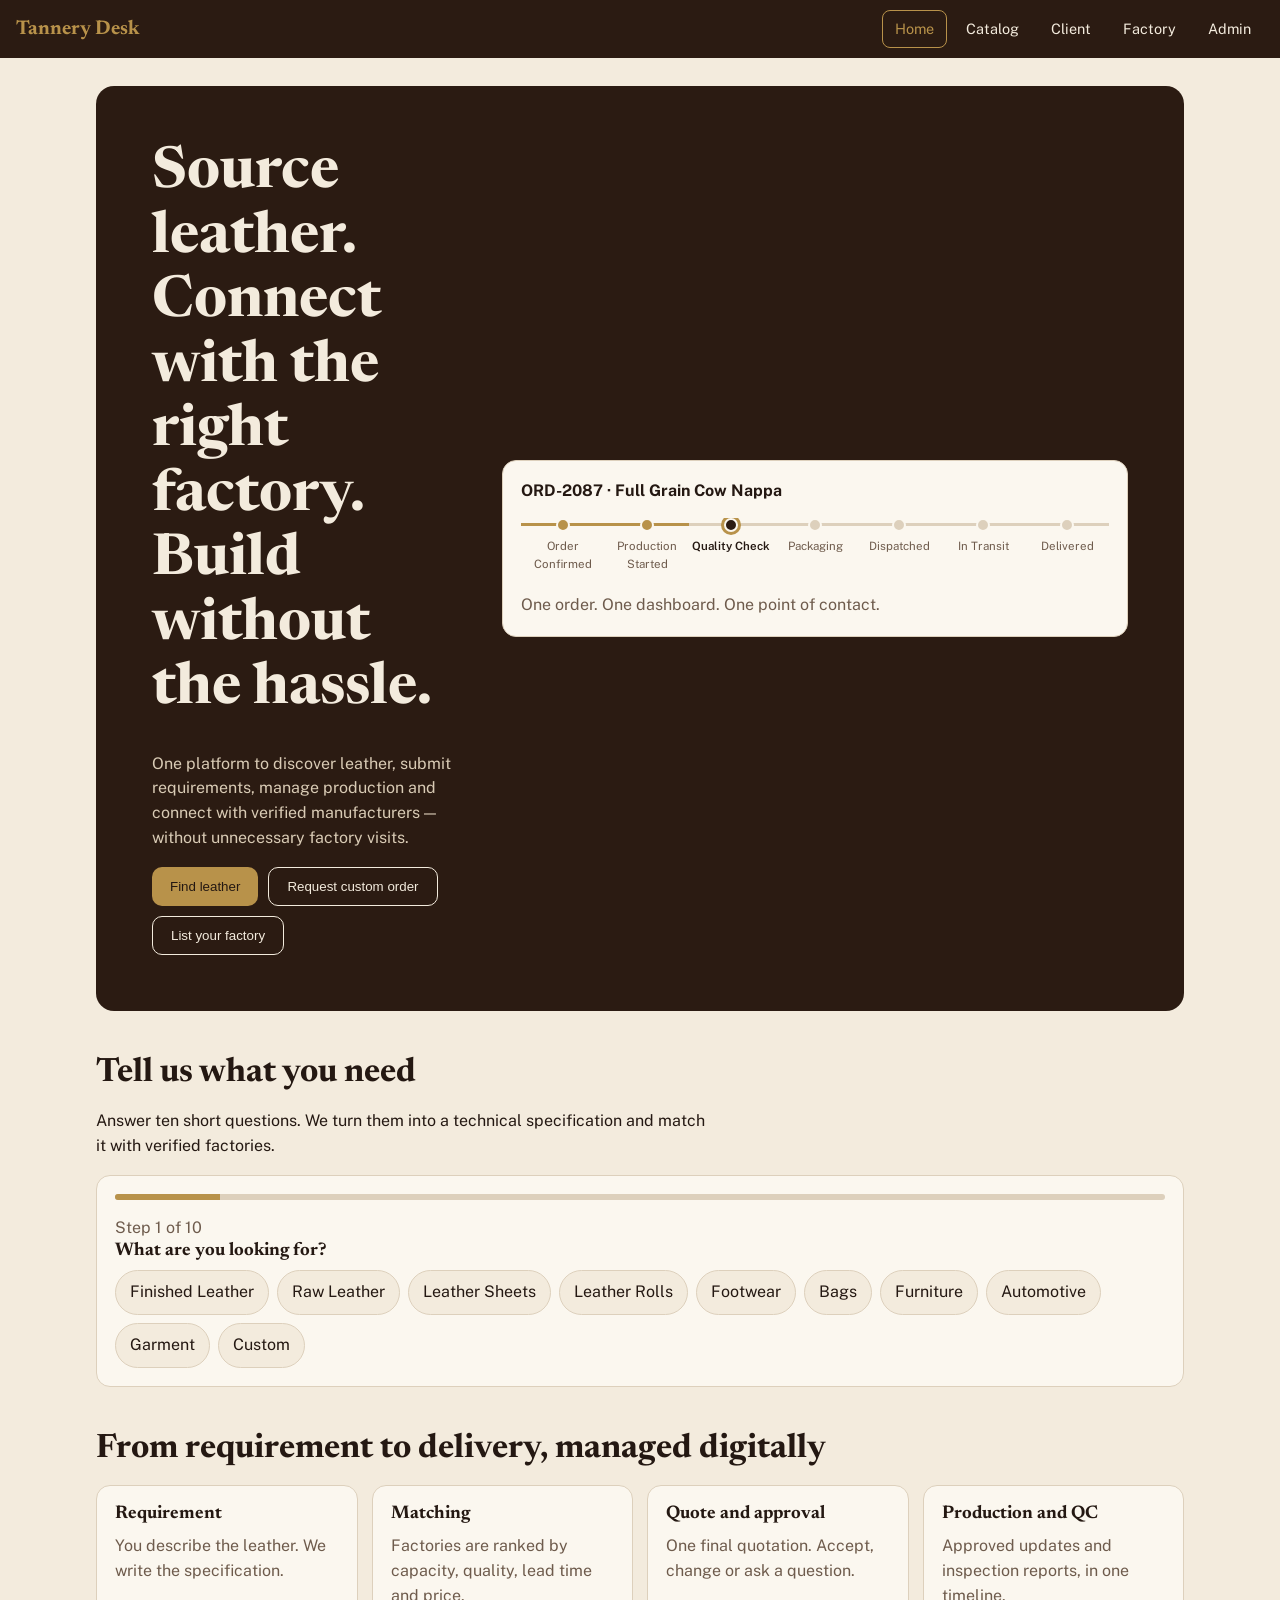
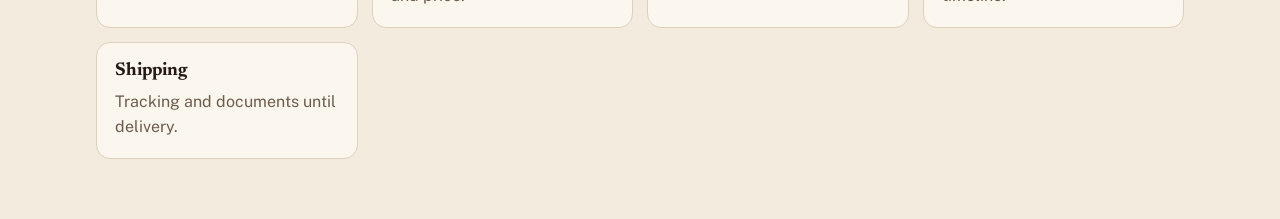
<file: docs/original-prototype.html>
<!DOCTYPE html>
<html lang="en"><head><meta charset="utf-8">
<meta name="viewport" content="width=device-width, initial-scale=1, viewport-fit=cover">
<title>Tannery Desk — Digital Sourcing Network for Leather</title>
<link href="https://fonts.googleapis.com/css2?family=Newsreader:opsz,wght@6..72,500;6..72,700&family=Public+Sans:wght@400;500;600&display=swap" rel="stylesheet">
<style>
:root{box-sizing:border-box;padding-top:env(safe-area-inset-top,0px);padding-bottom:env(safe-area-inset-bottom,0px);
--bg:#F3EBDD;--card:#FBF7EF;--ink:#241812;--mute:#6E5B4C;--line:#DDD0BC;--brand:#2B1B12;--tan:#8A5A36;--gold:#B8924A;--ok:#3F7D4E;--warn:#C28A1E;--bad:#B23A2E;--onbrand:#F3EBDD}
@media(prefers-color-scheme:dark){:root:not([data-theme="light"]){--bg:#17100B;--card:#221810;--ink:#F1E8D8;--mute:#B5A28D;--line:#3A2B1E;--brand:#0F0A07;--tan:#C58B5B}}
:root[data-theme="dark"]{--bg:#17100B;--card:#221810;--ink:#F1E8D8;--mute:#B5A28D;--line:#3A2B1E;--brand:#0F0A07;--tan:#C58B5B}
html{scroll-padding-top:env(safe-area-inset-top,0px)}*,*:before,*:after{box-sizing:inherit}
body{margin:0;background:var(--bg);color:var(--ink);font:16px/1.55 "Public Sans",system-ui,sans-serif}
h1,h2,h3{font-family:Newsreader,Georgia,serif;line-height:1.12;margin:0 0 .5em}
h1{font-size:clamp(2.1rem,5vw,3.6rem)}h2{font-size:clamp(1.5rem,3vw,2.1rem)}h3{font-size:1.15rem}
p{margin:0 0 1em;max-width:62ch}
nav{position:sticky;top:env(safe-area-inset-top,0px);z-index:5;background:var(--brand);color:var(--onbrand);display:flex;align-items:center;gap:6px;padding:10px 16px;flex-wrap:wrap}
nav b{font:700 1.25rem Newsreader,serif;margin-right:auto;color:var(--gold)}
nav button{background:none;border:1px solid transparent;color:inherit;padding:7px 12px;border-radius:8px;cursor:pointer;font:inherit;font-size:.9rem}
nav button.on{border-color:var(--gold);color:var(--gold)}
.wrap{max-width:1120px;margin:0 auto;padding:28px 16px 60px}
.btn{background:var(--brand);color:var(--onbrand);border:0;border-radius:10px;padding:11px 18px;font:600 .95rem inherit;cursor:pointer}
.btn.gold{background:var(--gold);color:#241812}.btn.ghost{background:none;color:var(--ink);border:1px solid var(--ink)}.btn.sm{padding:6px 11px;font-size:.82rem}
.btn:focus-visible,button:focus-visible,input:focus-visible,select:focus-visible,textarea:focus-visible{outline:2px solid var(--gold);outline-offset:2px}
.hero{background:var(--brand);color:var(--onbrand);border-radius:18px;padding:clamp(24px,5vw,56px);display:grid;grid-template-columns:1.2fr 1fr;gap:32px;align-items:center}
.hero p{color:#D9CBB5}.hero .row{display:flex;gap:10px;flex-wrap:wrap}
.tag{display:inline-block;font-size:.75rem;padding:2px 9px;border-radius:99px;background:var(--line);color:var(--ink)}
.tag.v{background:#E4D3A8;color:#4A3710}
.card{background:var(--card);border:1px solid var(--line);border-radius:14px;padding:18px}
.grid{display:grid;gap:14px;grid-template-columns:repeat(auto-fill,minmax(230px,1fr))}
.stats{display:grid;gap:12px;grid-template-columns:repeat(auto-fit,minmax(150px,1fr));margin-bottom:20px}
.stat b{display:block;font:700 1.9rem Newsreader,serif}.stat span{color:var(--mute);font-size:.85rem}
label{display:block;font-size:.85rem;font-weight:600;margin:10px 0 4px}
input,select,textarea{width:100%;padding:10px;border:1px solid var(--line);border-radius:9px;background:var(--bg);color:var(--ink);font:inherit}
.opts{display:flex;flex-wrap:wrap;gap:8px}.opt{padding:9px 14px;border:1px solid var(--line);background:var(--bg);border-radius:99px;cursor:pointer;color:var(--ink);font:inherit}
.opt:hover{border-color:var(--tan)}
.bar{height:6px;background:var(--line);border-radius:9px;overflow:hidden;margin-bottom:16px}.bar i{display:block;height:100%;background:var(--gold);transition:width .25s}
.tbl{overflow-x:auto}table{width:100%;border-collapse:collapse;font-size:.9rem}th,td{text-align:left;padding:10px 8px;border-bottom:1px solid var(--line);vertical-align:middle}th{color:var(--mute);font-weight:600}
.pill{padding:2px 10px;border-radius:99px;font-size:.78rem;font-weight:600;background:var(--line);white-space:nowrap}
.g{color:var(--ok)}.y{color:var(--warn)}.r{color:var(--bad)}
.tl{display:flex;gap:0;margin:14px 0;overflow-x:auto;padding-bottom:6px}
.tl div{flex:1;min-width:84px;text-align:center;font-size:.72rem;color:var(--mute);position:relative;padding-top:20px}
.tl div:before{content:"";position:absolute;top:5px;left:0;right:0;height:3px;background:var(--line)}
.tl div:after{content:"";position:absolute;top:0;left:50%;margin-left:-7px;width:14px;height:14px;border-radius:50%;background:var(--line);border:2px solid var(--card)}
.tl .done:before,.tl .done:after{background:var(--gold)}.tl .now{color:var(--ink);font-weight:600}.tl .now:after{background:var(--brand);box-shadow:0 0 0 3px var(--gold)}
.swatch{height:96px;border-radius:10px;margin-bottom:10px}
.two{display:grid;grid-template-columns:1fr 1fr;gap:16px}
.toast{position:fixed;left:50%;bottom:calc(20px + env(safe-area-inset-bottom,0px));transform:translateX(-50%);background:var(--brand);color:var(--onbrand);padding:11px 18px;border-radius:10px;z-index:9;border:1px solid var(--gold)}
.hide{display:none}.sec{margin-top:44px}
@media(max-width:760px){.hero,.two{grid-template-columns:1fr}nav b{width:100%}}
@media(prefers-reduced-motion:reduce){*{transition:none!important}}
</style></head><body>
<nav aria-label="Main"><b>Tannery Desk</b>
<button data-v="home">Home</button><button data-v="catalog">Catalog</button><button data-v="client">Client</button><button data-v="factory">Factory</button><button data-v="admin">Admin</button></nav>
<main class="wrap" id="app"></main>
<div id="toast" class="toast hide" role="status"></div>
<script>
const COL={Black:"#1C1612",Brown:"#6B4429",Tan:"#B98A56",White:"#EDE6D8",Red:"#8E2F26",Blue:"#2D4561",Green:"#3C5A3E"};
const PRODUCTS=[
{id:1,n:"Full Grain Cow Nappa",t:"Cow",a:"Footwear",f:"Full Grain",c:"Brown",th:"1.4–1.6 mm",moq:"500 sq ft",lead:"21 days",loc:"Kanpur, UP",cert:"LWG Gold",s:true},
{id:2,n:"Buffalo Distressed Tan",t:"Buffalo",a:"Bags",f:"Aniline",c:"Tan",th:"1.8–2.0 mm",moq:"800 sq ft",lead:"28 days",loc:"Chennai, TN",cert:"ISO 9001",s:true},
{id:3,n:"Goat Suede Velvet",t:"Goat",a:"Garments",f:"Suede",c:"Blue",th:"0.8–1.0 mm",moq:"300 sq ft",lead:"18 days",loc:"Kolkata, WB",cert:"REACH",s:false},
{id:4,n:"Corrected Grain Automotive Hide",t:"Cow",a:"Automotive",f:"Corrected Grain",c:"Black",th:"1.2–1.4 mm",moq:"2,000 sq ft",lead:"35 days",loc:"Ambur, TN",cert:"IATF 16949",s:true},
{id:5,n:"Semi-Aniline Furniture Hide",t:"Cow",a:"Furniture",f:"Semi-Aniline",c:"Red",th:"1.1–1.3 mm",moq:"1,500 sq ft",lead:"30 days",loc:"Kanpur, UP",cert:"LWG Silver",s:false},
{id:6,n:"Sheep Nubuck Soft",t:"Sheep",a:"Accessories",f:"Nubuck",c:"Green",th:"0.7–0.9 mm",moq:"250 sq ft",lead:"16 days",loc:"Agra, UP",cert:"REACH",s:true}];
const FACT=[{n:"Ganga Tanning Works",loc:"Kanpur",score:94},{n:"Coromandel Hides",loc:"Chennai",score:88},{n:"Pinnacle Leathers",loc:"Ambur",score:81}];
const STAGES=["Order Confirmed","Production Started","Quality Check","Packaging","Dispatched","In Transit","Delivered"];
const RST=["Submitted","Factory Matching","Quotation Received","Client Approval","Order Created"];
const S={view:"home",rfqs:[
{id:"RFQ-1041",item:"Buffalo Distressed Tan",qty:"4,000 sq ft",st:1,fac:1,base:null,final:null},
{id:"RFQ-1042",item:"Goat Suede Velvet",qty:"1,200 sq ft",st:0,fac:null,base:null,final:null}],
orders:[{id:"ORD-2087",item:"Full Grain Cow Nappa",qty:"6,000 sq ft",stage:2,fac:0,due:"Oct 28",late:false,paid:"50%"}],
rid:1043,oid:2088,wiz:{step:0,data:{}}};
const WSTEPS=[
{q:"What are you looking for?",k:"need",o:["Finished Leather","Raw Leather","Leather Sheets","Leather Rolls","Footwear","Bags","Furniture","Automotive","Garment","Custom"]},
{q:"Which leather type?",k:"type",o:["Cow","Buffalo","Goat","Sheep","Calf","Other"]},
{q:"Which color?",k:"color",o:Object.keys(COL).concat("Custom")},
{q:"Which thickness?",k:"thick",o:["0.6–0.9 mm","1.0–1.4 mm","1.5–2.0 mm","2.0+ mm"]},
{q:"Which finish?",k:"finish",o:["Full Grain","Top Grain","Corrected Grain","Suede","Nubuck","Patent","Aniline","Semi-Aniline"]},
{q:"How much do you need?",k:"qty",in:"text",ph:"e.g. 10,000 sq ft"},
{q:"Target price (optional)",k:"price",in:"text",ph:"e.g. ₹95 per sq ft",opt:1},
{q:"When do you need it?",k:"date",in:"date"},
{q:"Reference image or design (optional)",k:"file",in:"file",opt:1},
{q:"Anything else the factory should know?",k:"note",in:"area",opt:1}];
const $=s=>document.querySelector(s);
function toast(m){const t=$("#toast");t.textContent=m;t.classList.remove("hide");clearTimeout(toast.h);toast.h=setTimeout(()=>t.classList.add("hide"),2600)}
function go(v){S.view=v;document.querySelectorAll("nav button").forEach(b=>b.classList.toggle("on",b.dataset.v==v));R();scrollTo(0,0)}
document.querySelectorAll("nav button").forEach(b=>b.onclick=()=>go(b.dataset.v));
const tl=(cur,arr)=>`<div class="tl">${arr.map((s,i)=>`<div class="${i<cur?"done":i==cur?"now":""}">${s}</div>`).join("")}</div>`;
const health=o=>o.late?'<span class="r">● Delayed</span>':o.stage==2||o.paid!="100%"&&o.stage>3?'<span class="y">● Attention</span>':'<span class="g">● On track</span>';
function wizard(){const w=S.wiz,st=WSTEPS[w.step];let body="";
if(st.o)body=`<div class="opts">${st.o.map(o=>`<button class="opt" data-o="${o}">${o}</button>`).join("")}</div>`;
else body=`<${st.in=="area"?"textarea rows=3":"input"} id="wv" ${st.in=="area"?"":`type="${st.in}"`} placeholder="${st.ph||""}"${st.in=="area"?"></textarea>":">"}<p style="margin-top:12px"><button class="btn" id="wn">${w.step==9?"Find the right supplier":"Continue"}</button> ${st.opt?'<button class="btn ghost" id="ws">Skip</button>':""}</p>`;
return `<div class="card" id="wiz"><div class="bar"><i style="width:${(w.step+1)*10}%"></i></div><p style="color:var(--mute);margin:0">Step ${w.step+1} of 10</p><h3>${st.q}</h3>${body}${w.step?'<button class="btn ghost sm" id="wb">Back</button>':""}</div>`}
function wireWiz(){const w=S.wiz,st=WSTEPS[w.step];
document.querySelectorAll("#wiz .opt").forEach(b=>b.onclick=()=>adv(b.dataset.o));
const n=$("#wn");if(n)n.onclick=()=>{const v=$("#wv").value.trim();const f=st.in=="file"?($("#wv").files[0]||{}).name||"":v;if(!f&&!st.opt)return toast("Please fill this in to continue.");adv(f)};
const s=$("#ws");if(s)s.onclick=()=>adv("");const b=$("#wb");if(b)b.onclick=()=>{w.step--;R()}}
function adv(v){const w=S.wiz;w.data[WSTEPS[w.step].k]=v;
if(w.step<9){w.step++;return R()}
const d=w.data,id="RFQ-"+S.rid++;S.rfqs.unshift({id,item:`${d.color||""} ${d.type||""} ${d.finish||""}`.trim()+" leather",qty:d.qty||"TBC",st:0,fac:null});
S.wiz={step:0,data:{}};toast(id+" sent to the mediator for factory matching.");go("client")}
function home(){return `<section class="hero"><div><h1>Source leather. Connect with the right factory. Build without the hassle.</h1>
<p>One platform to discover leather, submit requirements, manage production and connect with verified manufacturers — without unnecessary factory visits.</p>
<div class="row"><button class="btn gold" data-go="catalog">Find leather</button><button class="btn ghost" style="color:var(--onbrand);border-color:var(--onbrand)" onclick="document.getElementById('need').scrollIntoView({behavior:'smooth'})">Request custom order</button><button class="btn ghost" style="color:var(--onbrand);border-color:var(--onbrand)" data-go="factory">List your factory</button></div></div>
<div class="card" style="color:var(--ink)"><b>ORD-2087 · Full Grain Cow Nappa</b>${tl(2,STAGES)}<p style="margin:0;color:var(--mute)">One order. One dashboard. One point of contact.</p></div></section>
<section class="sec" id="need"><h2>Tell us what you need</h2><p>Answer ten short questions. We turn them into a technical specification and match it with verified factories.</p>${wizard()}</section>
<section class="sec"><h2>From requirement to delivery, managed digitally</h2><div class="grid">
${[["Requirement","You describe the leather. We write the specification."],["Matching","Factories are ranked by capacity, quality, lead time and price."],["Quote and approval","One final quotation. Accept, change or ask a question."],["Production and QC","Approved updates and inspection reports, in one timeline."],["Shipping","Tracking and documents until delivery."]].map(x=>`<div class="card"><h3>${x[0]}</h3><p style="margin:0;color:var(--mute)">${x[1]}</p></div>`).join("")}</div></section>`}
function catalog(){const f=S.f||{};const list=PRODUCTS.filter(p=>(!f.t||p.t==f.t)&&(!f.a||p.a==f.a)&&(!f.s||p.s));
const sel=(k,l,a)=>`<select data-f="${k}" aria-label="${l}"><option value="">${l}: all</option>${a.map(x=>`<option ${f[k]==x?"selected":""}>${x}</option>`).join("")}</select>`;
return `<h1>Leather catalog</h1><div class="grid" style="margin-bottom:18px">${sel("t","Leather type",["Cow","Buffalo","Goat","Sheep"])}${sel("a","Application",["Footwear","Bags","Garments","Automotive","Furniture","Accessories"])}<label style="display:flex;gap:8px;align-items:center;margin:0"><input type="checkbox" style="width:auto" data-f="s" ${f.s?"checked":""}> Samples available</label></div>
<div class="grid">${list.map(p=>`<div class="card"><div class="swatch" style="background:${COL[p.c]}"></div><h3>${p.n}</h3><p style="margin:0 0 8px;color:var(--mute);font-size:.88rem">${p.t} · ${p.f} · ${p.th}<br>${p.a} · MOQ ${p.moq} · Lead ${p.lead}<br>${p.loc}</p><span class="tag v">Verified factory</span> <span class="tag">${p.cert}</span> ${p.s?'<span class="tag">Sample available</span>':""}
<p style="margin:12px 0 0;display:flex;gap:6px;flex-wrap:wrap"><button class="btn sm" data-q="${p.id}">Request quote</button>${p.s?`<button class="btn sm ghost" data-s="${p.id}">Request sample</button>`:""}<button class="btn sm ghost" data-m="1">Ask mediator</button></p></div>`).join("")||"<p>No products match these filters. Clear a filter to see more.</p>"}</div>`}
function client(){const pend=S.rfqs.filter(r=>r.st==3);
return `<h1>Client dashboard</h1><div class="stats">${[["Active RFQs",S.rfqs.filter(r=>r.st<4).length],["Pending quotes",pend.length],["Active orders",S.orders.length],["Pending payments",S.orders.filter(o=>o.paid!="100%").length]].map(x=>`<div class="card stat"><b>${x[1]}</b><span>${x[0]}</span></div>`).join("")}</div>
<h2>My RFQs</h2><div class="card tbl"><table><tr><th>RFQ</th><th>Product</th><th>Qty</th><th>Status</th><th>Next step</th></tr>${S.rfqs.map(r=>`<tr><td>${r.id}</td><td>${r.item}</td><td>${r.qty}</td><td><span class="pill">${RST[r.st]}</span></td><td>${r.st==3?`<b>₹${r.final.toLocaleString()}/sq ft</b> <button class="btn sm" data-acc="${r.id}">Accept quote</button> <button class="btn sm ghost" data-m="1">Ask question</button>`:r.st==4?"Order created":"We're on it"}</td></tr>`).join("")}</table></div>
<h2 style="margin-top:30px">My orders</h2>${S.orders.map(o=>`<div class="card" style="margin-bottom:12px"><b>${o.id} · ${o.item}</b> · ${o.qty} · Due ${o.due} · Paid ${o.paid} · ${health(o)}${tl(o.stage,STAGES)}<p style="margin:0;color:var(--mute)">Next: ${o.stage<6?STAGES[o.stage+1]:"Leave a rating"}. Nothing needs your approval right now.</p></div>`).join("")}`}
function factory(){const mine=S.rfqs.filter(r=>r.fac==0&&r.st==1||r.fac==1&&r.st==1);
return `<h1>Factory dashboard · Ganga Tanning Works</h1><div class="stats">${[["Quotes requested",S.rfqs.filter(r=>r.st==1).length],["Active production",S.orders.length],["Capacity used","72%"]].map(x=>`<div class="card stat"><b>${x[1]}</b><span>${x[0]}</span></div>`).join("")}</div>
<h2>Requirements assigned by mediator</h2>${S.rfqs.filter(r=>r.st==1).map(r=>`<div class="card" style="margin-bottom:10px"><b>${r.id}</b> · ${r.item} · ${r.qty}<p style="margin:10px 0 0;display:flex;gap:8px;flex-wrap:wrap"><input type="number" id="q${r.id}" placeholder="Price per sq ft (₹)" style="max-width:200px"><button class="btn sm" data-sub="${r.id}">Submit quote</button><button class="btn sm ghost" data-rej="${r.id}">Decline</button></p></div>`).join("")||'<div class="card">No new requirements. New matches appear here when the mediator assigns them.</div>'}
<h2 style="margin-top:30px">Production</h2>${S.orders.map(o=>`<div class="card"><b>${o.id}</b> · ${o.item}${tl(o.stage,STAGES)}<button class="btn sm" data-adv="${o.id}" ${o.stage>=6?"disabled":""}>Mark "${STAGES[Math.min(o.stage+1,6)]}"</button></div>`).join("")}`}
function admin(){const rev=S.orders.length*184000+1240000;
return `<h1>Mediator control room</h1><div class="stats">${[["Clients",48],["Factories",19],["Open RFQs",S.rfqs.filter(r=>r.st<4).length],["Orders",S.orders.length+23],["Revenue",`₹${(rev/100000).toFixed(1)}L`]].map(x=>`<div class="card stat"><b>${x[1]}</b><span>${x[0]}</span></div>`).join("")}</div>
<h2>RFQ pipeline</h2>${S.rfqs.filter(r=>r.st<4).map(r=>`<div class="card" style="margin-bottom:10px"><b>${r.id}</b> · ${r.item} · ${r.qty} · <span class="pill">${RST[r.st]}</span>
${r.st==0?`<div class="grid" style="margin-top:10px">${FACT.map((f,i)=>`<div class="card"><b>${f.n}</b><br><span style="color:var(--mute)">${f.loc} · Match score ${f.score}%</span><br><button class="btn sm" style="margin-top:8px" data-asg="${r.id}:${i}">Assign</button></div>`).join("")}</div>`:""}
${r.st==2?`<p style="margin:10px 0 0">Factory quote ₹${r.base}/sq ft · Margin <input type="number" id="m${r.id}" value="8" style="width:70px;display:inline-block"> % <button class="btn sm gold" data-send="${r.id}">Send to client</button></p>`:""}</div>`).join("")||'<div class="card">Pipeline is clear.</div>'}
<h2 style="margin-top:30px">Pending approvals</h2><div class="card tbl"><table><tr><th>Factory</th><th>Location</th><th>Documents</th><th></th></tr>${(S.appr||["Deccan Hide Co.","Ravi Exports"]).map(n=>`<tr><td>${n}</td><td>Tamil Nadu</td><td>Registration, LWG certificate</td><td><button class="btn sm" data-ver="${n}">Verify</button></td></tr>`).join("")}</table></div>
<h2 style="margin-top:30px">Order health</h2>${S.orders.map(o=>`<div class="card"><b>${o.id}</b> · ${o.item} · ${health(o)} <button class="btn sm ghost" data-late="${o.id}">${o.late?"Clear delay":"Flag delay"}</button></div>`).join("")}`}
function R(){const v=S.view;$("#app").innerHTML=({home,catalog,client,factory,admin})[v]();
if(v=="home")wireWiz();
$("#app").querySelectorAll("[data-go]").forEach(b=>b.onclick=()=>go(b.dataset.go));
$("#app").querySelectorAll("[data-f]").forEach(e=>e.onchange=()=>{S.f=S.f||{};S.f[e.dataset.f]=e.type=="checkbox"?e.checked:e.value;R()});
$("#app").querySelectorAll("[data-q]").forEach(b=>b.onclick=()=>{const p=PRODUCTS.find(x=>x.id==b.dataset.q),id="RFQ-"+S.rid++;S.rfqs.unshift({id,item:p.n,qty:p.moq,st:0,fac:null});toast(id+" submitted. Track it in your dashboard.")});
$("#app").querySelectorAll("[data-s]").forEach(b=>b.onclick=()=>toast("Sample request sent to the mediator for review."));
$("#app").querySelectorAll("[data-m]").forEach(b=>b.onclick=()=>toast("Message sent to your mediator."));
const f=(a,fn)=>$("#app").querySelectorAll(`[data-${a}]`).forEach(b=>b.onclick=()=>{fn(b.dataset[a]);R()});
const rf=id=>S.rfqs.find(r=>r.id==id);
f("asg",v=>{const[i,k]=v.split(":");Object.assign(rf(i),{st:1,fac:+k});toast("Requirement sent to "+FACT[k].n)});
f("sub",id=>{const p=+$("#q"+id).value;if(!p)return toast("Enter a price to submit the quote.");Object.assign(rf(id),{st:2,base:p});toast("Quote sent privately to the mediator.")});
f("rej",id=>{rf(id).st=0;rf(id).fac=null;toast("Declined. The mediator will match another factory.")});
f("send",id=>{const m=+$("#m"+id).value||0,r=rf(id);r.final=Math.round(r.base*(1+m/100));r.st=3;toast("Final quotation sent to the client.")});
f("acc",id=>{const r=rf(id);r.st=4;S.orders.unshift({id:"ORD-"+S.oid++,item:r.item,qty:r.qty,stage:0,fac:0,due:"Dec 12",late:false,paid:"20%"});toast("Quote accepted. Order created; 20% advance is due.")});
f("adv",id=>{const o=S.orders.find(x=>x.id==id);o.stage++;if(o.stage==6)o.paid="100%";toast("Client timeline updated.")});
f("late",id=>{const o=S.orders.find(x=>x.id==id);o.late=!o.late});
f("ver",n=>{S.appr=(S.appr||["Deccan Hide Co.","Ravi Exports"]).filter(x=>x!=n);toast(n+" verified.")})}
go("home");
</script></body></html>
</file>
